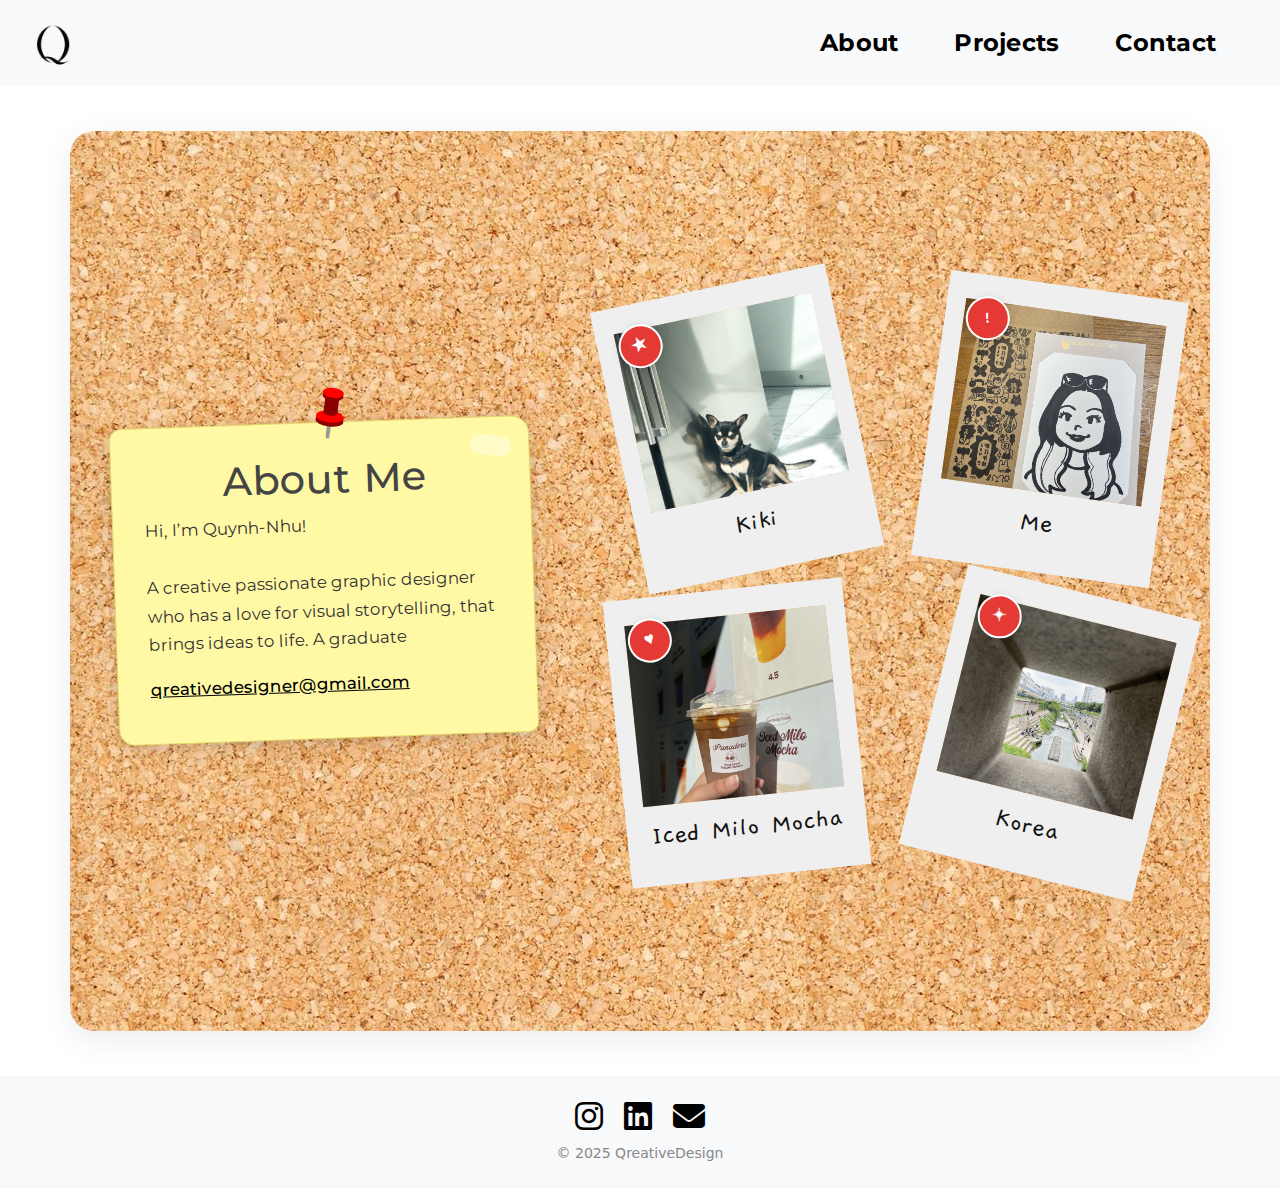
<file: about.html>
<!DOCTYPE html>
<html lang="en">
<head>
  <meta charset="UTF-8" />
  <meta name="viewport" content="width=device-width, initial-scale=1.0" />
  <title>QreativeDesign</title>
  <link rel="stylesheet" href="stylemain.css" />
  <link rel="stylesheet" href="styleabout.css" />
  <script src="script.js" type="module" defer></script>
  <!-- Bootstrap CSS -->
  <link href="https://cdn.jsdelivr.net/npm/bootstrap@5.3.3/dist/css/bootstrap.min.css" rel="stylesheet">
  <script src="https://cdn.jsdelivr.net/npm/bootstrap@5.3.3/dist/js/bootstrap.bundle.min.js"></script>
  <!-- Font Awesome CDN: Place this in the head! -->
  <link rel="stylesheet" href="https://cdnjs.cloudflare.com/ajax/libs/font-awesome/6.5.0/css/all.min.css">
</head>

<body>
  <!-- Nav Bar -->
  <header>
    <nav class="navbar navbar-expand-lg bg-light px-4">
      <div class="container-fluid">
        <a class="navbar-brand fw-bold font" href="index.html" style="font-size: 2rem;">
          <img src="img/Q Logo/Q.png" alt="Logo Image" style="height: 38px; width: auto; object-fit: contain; display: inline-block;">
        </a>
        <button class="navbar-toggler" type="button" data-bs-toggle="collapse" data-bs-target="#mainNav">
          <span class="navbar-toggler-icon"></span>
        </button>
        <div class="collapse navbar-collapse justify-content-end" id="mainNav">
          <ul class="navbar-nav">
            <li class="nav-item"><a class="nav-link" href="about.html">About</a></li>
            <li class="nav-item"><a class="nav-link" href="projects.html">Projects</a></li>
            <li class="nav-item"><a class="nav-link" href="contact.html">Contact</a></li>
          </ul>
        </div>
      </div>
    </nav>
  </header>

  <!-- Main -->

  <main class="container about-section d-flex" style="min-height:100vh; height:100vh;">
    <div class="aboutMe flex-fill sticky-note" style="position:relative;">
      <div class="pushpin tilted" style="position:absolute; top:-32px; left:20%; transform:translateX(-50%) rotate(9deg); z-index:20;">
        <div class="pinhead"></div>
        <div class="pinbase"></div>
        <div class="pinshaft"></div>
        <div class="pinpoint"></div>
      </div>
      <h1 class="aboutMeTitle">About Me</h1>
      <p class="aboutMeText">
        Hi, I’m Quynh-Nhu!<br><br>
        A creative passionate graphic designer who has a love for visual storytelling, that brings ideas to life. A graduate
      </p>
      <p>
        <a href="mailto:qreativedesigner@gmail.com" style="color: #000; text-decoration: underline;">
          qreativedesigner@gmail.com
        </a>
      </p>      
    </div>
  <!-- IMG Grid for desktop/tablet -->
    <div class="images-grid flex-fill" style="margin-left: -10px;">
      <div class="img1">
        <div id="polaroid">
          <div class="red-sticker">★</div>
          <div id="image-bg">
            <img src="img/About Me Pictures/Kiki.JPG" alt="Kiki" 
                style="width:100%; height:100%; object-fit:cover;">
          </div>
          <div id="polaroid-text">Kiki</div>
        </div>
      </div>
      <div class="img2">
        <div id="polaroid">
          <div class="red-sticker">!</div>
          <div id="image-bg">
            <img src="img/About Me Pictures/Me.jpg" alt="Polaroid 2" 
            style="width:100%; height:100%; object-fit:cover;">
          </div>
          <div id="polaroid-text">Me</div>
        </div>
      </div>
      <div class="img3">
        <div id="polaroid">
          <div class="red-sticker">♥</div>
          <div id="image-bg">
            <img src="img/About Me Pictures/Iced-Milo-Mocha.jpg" alt="Iced-Milo-Mocha" 
              style="width:100%; height:100%; object-fit:cover;">
          </div>
          <div id="polaroid-text">Iced Milo Mocha</div>
        </div>
      </div>
      <div class="img4">
        <div id="polaroid">
          <div class="red-sticker">✦</div>
          <div id="image-bg">
            <img src="img/About Me Pictures/Dreamscape.jpg" alt="Korea" 
              style="width:100%; height:100%; object-fit:cover;">
          </div>
          <div id="polaroid-text">Korea</div>
        </div>
      </div>
    </div>

  <!-- IMG Grid for mobile only -->
  <!-- Polaroid stack for mobile only -->
    <div class="images-stack-mobile" style="display:none;">
      <div class="polaroid-stack">
        <div class="polaroid-item active">
          <div class="red-sticker">★</div>
          <div id="image-bg">
            <img src="img/About Me Pictures/Kiki.JPG" alt="Kiki" style="width:100%; height:100%; object-fit:cover; border-radius:8px;">
          </div>
          <div id="polaroid-text">Kiki</div>
        </div>
        <div class="polaroid-item">
          <div class="red-sticker">!</div>
          <div id="image-bg">
            <img src="img/About Me Pictures/Me.jpg" alt="Me" style="width:100%; height:100%; object-fit:cover; border-radius:8px;">
          </div>
          <div id="polaroid-text">Me</div>
        </div>
        <div class="polaroid-item">
          <div class="red-sticker">♥</div>
          <div id="image-bg">
            <img src="img/About Me Pictures/Iced-Milo-Mocha.jpg" alt="Iced Milo Mocha" style="width:100%; height:100%; object-fit:cover; border-radius:8px;">
          </div>
          <div id="polaroid-text">Iced Milo Mocha</div>
        </div>
        <div class="polaroid-item">
          <div class="red-sticker">✦</div>
          <div id="image-bg">
            <img src="img/About Me Pictures/Dreamscape.jpg" alt="Korea" style="width:100%; height:100%; object-fit:cover; border-radius:8px;">
          </div>
          <div id="polaroid-text">Korea</div>
        </div>
      </div>
    </div>
  </main>

      <!-- Footer -->
      <footer class="bg-light py-4 mt-auto">
        <div class="container d-flex flex-column align-items-center justify-content-center">
          <div class="mb-2">
            <a href="https://www.instagram.com/qreativedesigner/" target="_blank" rel="noopener" class="mx-2" aria-label="Instagram">
              <i class="fa-brands fa-instagram" style="font-size: 2rem; color: #000;"></i>
            </a>
            <a href="https://www.linkedin.com/in/qreativegraphicdesigner/" target="_blank" rel="noopener" class="mx-2" aria-label="LinkedIn">
              <i class="fa-brands fa-linkedin" style="font-size: 2rem; color: #000;"></i>
            </a>
            <a href="mailto:qreativedesigner@gmail.com" class="mx-2" aria-label="Email">
              <i class="fa-solid fa-envelope" style="font-size: 2rem; color: #000;"></i>
            </a>
          </div>
          <small style="color:#888;">&copy; 2025 QreativeDesign</small>
        </div>
      </footer>

      <!-- Font Awesome CDN -->
      <script src="scriptabout.js"></script>
    </body>
</html>
</file>
<file: stylemain.css>
/* stylemain.css */

/* Import Montserrat font from Google Fonts */
@import url('https://fonts.googleapis.com/css2?family=Montserrat:wght@400;700&display=swap');

@import url('https://fonts.googleapis.com/css2?family=DM+Serif+Text&display=swap');
@import url('https://fonts.cdnfonts.com/css/the-one-jenny-made');
@import url('https://fonts.cdnfonts.com/css/blanday-swash');
@import url(https://fonts.bunny.net/css?family=gaegu:300,400,700);

/* CSS Reset & Base Styles */
* {
  margin: 0;
  padding: 0;
  box-sizing: border-box;
}

body {
  font-family: 'Montserrat', sans-serif;
  background-color: #FEFDBF;
  color: #333;
  line-height: 1.6;
}

/* Typography */
h1 {
  font-family: 'Montserrat', Arial, Helvetica, sans-serif;
  font-size: 2.5rem;
  font-weight: 700; /* Bold */
  color: #54C7E0; /* Primary color */
  margin-bottom: 1rem;
  letter-spacing: 0.02em;
}

h2 {
  font-family: 'Montserrat', Arial, Helvetica, sans-serif;
  font-size: 2rem;
  font-weight: 500; /* Medium for better contrast */
  color: #54C7E0;
  margin-bottom: 0.75rem;
  letter-spacing: 0.01em;
}

p {
  font-family: 'Montserrat', Arial, Helvetica, sans-serif;
  font-size: 1.05rem;
  color: #333;
  margin-bottom: 1rem;
  line-height: 1.7;
}

/* Links */
a {
  font-family: 'Montserrat', Arial, Helvetica, sans-serif;
  color: #54C7E0; /* Primary color */
  text-decoration: none;
  transition: transform 0.2s ease, text-decoration 0.2s ease, color 0.2s;
  display: inline-block;
  font-weight: 500;
}

a:hover {
  transform: scale(1.05);
  text-decoration: underline;
  color: #333;
}

/* nav */

.nav-item{
  font-family: 'Montserrat', Arial, Helvetica, sans-serif;
  font-size: 1.5rem;
  font-weight: 700;
  color: #000; 
  padding: 0 20px;
  letter-spacing: 0.01em;
}

.nav-link {
  color: #000 !important;
}

/* Hero Section */
.hero {
  position: relative;
  width: 100%;
  height: 100vh; /* Full viewport height */
  background-color: #f8f9fa; /* Optional background color */
  display: flex;
  align-items: center;
  justify-content: center;
}

.hero .container {
  text-align: center;
}

.hero-heading {
  font-size: 3rem;
  font-weight: bold;
  color: #333;
}

.welcome-text {
  font-size: 1.5rem;
  color: #666;
}

/* Buttons */
.button {
  display: inline-block;
  background-color: #54C7E0; /* Primary color */
  color: #ffffff;
  padding: 10px 20px;
  border: none;
  text-decoration: none;
  border-radius: 5px;
  transition: background-color 0.3s ease, transform 0.2s ease;
}

.button:hover {
  background-color: #89D6F7; /* Third color on hover */
  transform: scale(1.05);
}

/* Utility Classes */
.bg-primary {
  background-color: #54C7E0;
}

.bg-secondary {
  background-color: #FEFDBF;
}

.bg-tertiary {
  background-color: #89D6F7;
}

.text-primary {
  color: #54C7E0;
}

.text-secondary {
  color: #FEFDBF;
}

.text-tertiary {
  color: #89D6F7;
}

/* Increase size for .navbar-brand */
.navbar-brand {
  font-size: 2.5rem !important;
}

.navbar-brand img {
  height: 48px !important;
}

/* Center hero/main text vertically and horizontally */
main.container.position-relative {
  min-height: 70vh;
  display: flex;
  flex-direction: column;
  align-items: center;
  justify-content: center;
  position: relative;
  text-align: center;
}

.content-parent,
.content-parent .content {
  width: 100%;
  display: flex;
  flex-direction: column;
  align-items: center;
  justify-content: center;
}

main h1,
main .content h1 {
  text-align: center !important;
  margin-left: auto;
  margin-right: auto;
}
</file>
<file: styleabout.css>
/* About Section with Pin Board Texture */
.about-section {
  display: flex;
  gap: 2rem;
  align-items: center;
  justify-content: center;
  min-height: 10vh;
  margin-top: 5vh;
  margin: 5vh 0;
  background: 
    url('img/background/pinboard.jpg');
  border-radius: 24px;
  box-shadow: 0 8px 32px rgba(0,0,0,0.08);
  padding: 2rem 2rem;
}

.aboutMe {
  flex: 1 1 50%;
  min-height: 300px;
  max-width: 420px;
  width: 100%;
  display: flex;
  flex-direction: column;
  align-items: flex-start;
  justify-content: center;
  background: #fff9a6;
  border: 1.5px solid #e6d96c;
  border-radius: 12px 18px 10px 16px;
  box-shadow: 0 6px 24px rgba(0,0,0,0.10), 0 2px 8px rgba(0,0,0,0.08);
  padding: 2rem 1.5rem 1.5rem 2rem;
  margin: 2rem;
  font-family: 'Montserrat', Arial, Helvetica, sans-serif;
  color: #444;
  transform: rotate(-2deg);
  position: relative;
  z-index: 1;
}

/* Highlight shine */
.aboutMe::after {
  content: "";
  position: absolute;
  right: 18px;
  top: 18px;
  width: 40px;
  height: 20px;
  background: rgba(255,255,255,0.4);
  border-radius: 8px;
  transform: rotate(8deg);
  pointer-events: none;
  z-index: 2;
}

/* Push Pin for Sticky Note using .pushpin markup */
.pushpin {
  margin: 0 auto;
  position: absolute;
  top: -28px;         /* Lowered by 4px from -32px */
  right: 32px;
  width: 28px;        /* Increased size */
  height: 48px;       /* Increased size */
  z-index: 15;
  pointer-events: none;
}
.pushpin.tilted {
  -ms-transform: rotate(9deg);
  -moz-transform: rotate(9deg);
  -webkit-transform: rotate(9deg);
  -o-transform: rotate(9deg);
  transform: rotate(9deg);
}
.pinhead {
  background: darkred;
  width: 75%;
  height: 20%;
  border-radius: 100%;
  position: relative;
  left: 12.5%;
  top: 0;
}
.pinhead:after {
  content: '';
  width: 100%;
  height: 100%;
  border-radius: 50%;
  background: red;
  position: absolute;
  top: -30%;
  left: 0;
}
.pinbase {
  background: darkred;
  width: 100%;
  height: 25%;
  border-radius: 100%;
  position: relative;
  left: 0;
  top: 30%;
}
.pinbase:after {
  content: '';
  width: 100%;
  height: 100%;
  border-radius: 50%;
  background: red;
  position: absolute;
  top: -30%;
  left: 0;
}
.pinshaft {
  background: darkred;
  height: 30%;
  width: 50%;
  position: relative;
  border-radius: 0;
  top: -30%;
  left: 25%;
}
.pinshaft:after {
  content: '';
  width: 100%;
  height: 50%;
  border-radius: 50%;
  background: darkred;
  position: absolute;
  top: 75%;
}
.pinpoint {
  display: block;
  background: #999;
  height: 70%;
  width: 14%;
  position: absolute;
  border-radius: 0 0 20% 20%;
  z-index: -50;
  bottom: 0;
  left: 43%;
}


/* Polaroid Grid */
.images-grid {
  flex: 1 1 50%;
  display: grid;
  grid-template-columns: 1fr 1fr;
  grid-template-rows: 1fr 1fr;
  gap: 1rem;
}

.img1, .img2, .img3, .img4 {
  display: flex;
  align-items: center;
  justify-content: center;
}

/* Consistent Polaroid Size & Style */
#polaroid, .polaroid-item {
  position: relative;
  width: 15em;
  height: 18em;
  display: flex;
  flex-direction: column;
  align-items: center;
  justify-content: flex-end;
  transition: transform 0.3s cubic-bezier(.25,.8,.25,1);
  background: transparent;
  box-sizing: border-box;
}

.img1 #polaroid, .img1 .polaroid-item { transform: rotate(-12deg); }
.img2 #polaroid, .img2 .polaroid-item { transform: rotate(8deg); }
.img3 #polaroid, .img3 .polaroid-item { transform: rotate(-6deg); }
.img4 #polaroid, .img4 .polaroid-item { transform: rotate(14deg); }

#polaroid:hover, .polaroid-item:hover {
  z-index: 2;
  transform: scale(1.2) !important;
  box-shadow: 0 8px 32px rgba(0,0,0,0.25);
}

/* Red sticker */
.red-sticker {
  position: absolute;
  top: 1.2em;
  left: 1.2em;
  width: 2.5em;
  height: 2.5em;
  background: #e53935;
  border-radius: 50%;
  box-shadow: 0 2px 8px rgba(0,0,0,0.15);
  display: flex;
  align-items: center;
  justify-content: center;
  color: #fff;
  font-family: 'Gaegu', handwriting;
  font-size: 1.1em;
  font-weight: bold;
  transform: rotate(-15deg);
  pointer-events: none;
  user-select: none;
  border: 2px solid #fff;
}

/* Polaroid Image */
#image-bg, .polaroid-item #image-bg {
  width: 15em;
  height: 18em;
  background: #ffffff center center/cover no-repeat;
  margin: 0;
  border-top: solid 1.65em #efefef;
  border-left: solid 1.2em #efefef;
  border-bottom: solid 5em #efefef;
  border-right: solid 1.2em #efefef;
  box-sizing: border-box;
}

/* Polaroid Text */
#polaroid-text, .polaroid-item #polaroid-text {
  font-family: 'Gaegu', handwriting;
  font-size: 1.75em;
  color: #121212;
  position: absolute;
  bottom: 1em;
  left: 50%;
  transform: translateX(-50%);
  width: 100%;
  text-align: center;
}

/* Responsive Tablet */
@media (max-width: 991px) {
  .about-section {
    flex-direction: column;
    align-items: stretch;
    padding: 1.5rem 0.5rem;
    min-height: unset;
    margin-top: 3vh;
    margin: 0 2rem;
    gap: 1.5rem;
  }
  .aboutMe, .images-grid {
    min-width: 0;
    max-width: 100%;
  }
  .aboutMe {
    min-height: 300px;
    width: 297px;
    margin-bottom: 1.5rem;
  }
  .images-grid {
    grid-template-columns: 1fr 1fr;
    grid-template-rows: 1fr 1fr;
    gap: 0.75rem;
  }
}

/* Responsive Mobile: Stack Polaroids */
@media (max-width: 600px) {
  .images-grid { display: none !important; }
  .images-stack-mobile { display: flex; justify-content: center; align-items: center; width: 100%; }
  .polaroid-stack {
    position: relative;
    width: 90vw;
    max-width: 320px;
    height: 240px;
    perspective: 1000px;
  }
  .polaroid-item {
    position: absolute;
    top: 0; left: 0;
    width: 100%;
    height: 100%;
    opacity: 0;
    transform: scale(0.95) rotate(-5deg);
    transition: 
      opacity 0.4s cubic-bezier(.25,.8,.25,1),
      transform 0.4s cubic-bezier(.25,.8,.25,1);
    z-index: 1;
    cursor: pointer;
    pointer-events: none;
  }
  .polaroid-item.active {
    opacity: 1;
    transform: scale(1) rotate(0deg);
    z-index: 2;
    pointer-events: auto;
  }
  /* Remove hover effect on mobile */
  #polaroid:hover, .polaroid-item:hover {
    transform: none !important;
    box-shadow: none !important;
    z-index: auto !important;
  }
  /* Mobile size for polaroids */
  #polaroid, .polaroid-item,
  #image-bg, .polaroid-item #image-bg {
    width: 90vw;
    max-width: 320px;
    height: auto;
  }
  #image-bg, .polaroid-item #image-bg {
    height: 300px;
    width: 250px;
    min-height: 120px;
    max-width: 320px;
    margin-top: -40px;
  }
}
</file>
